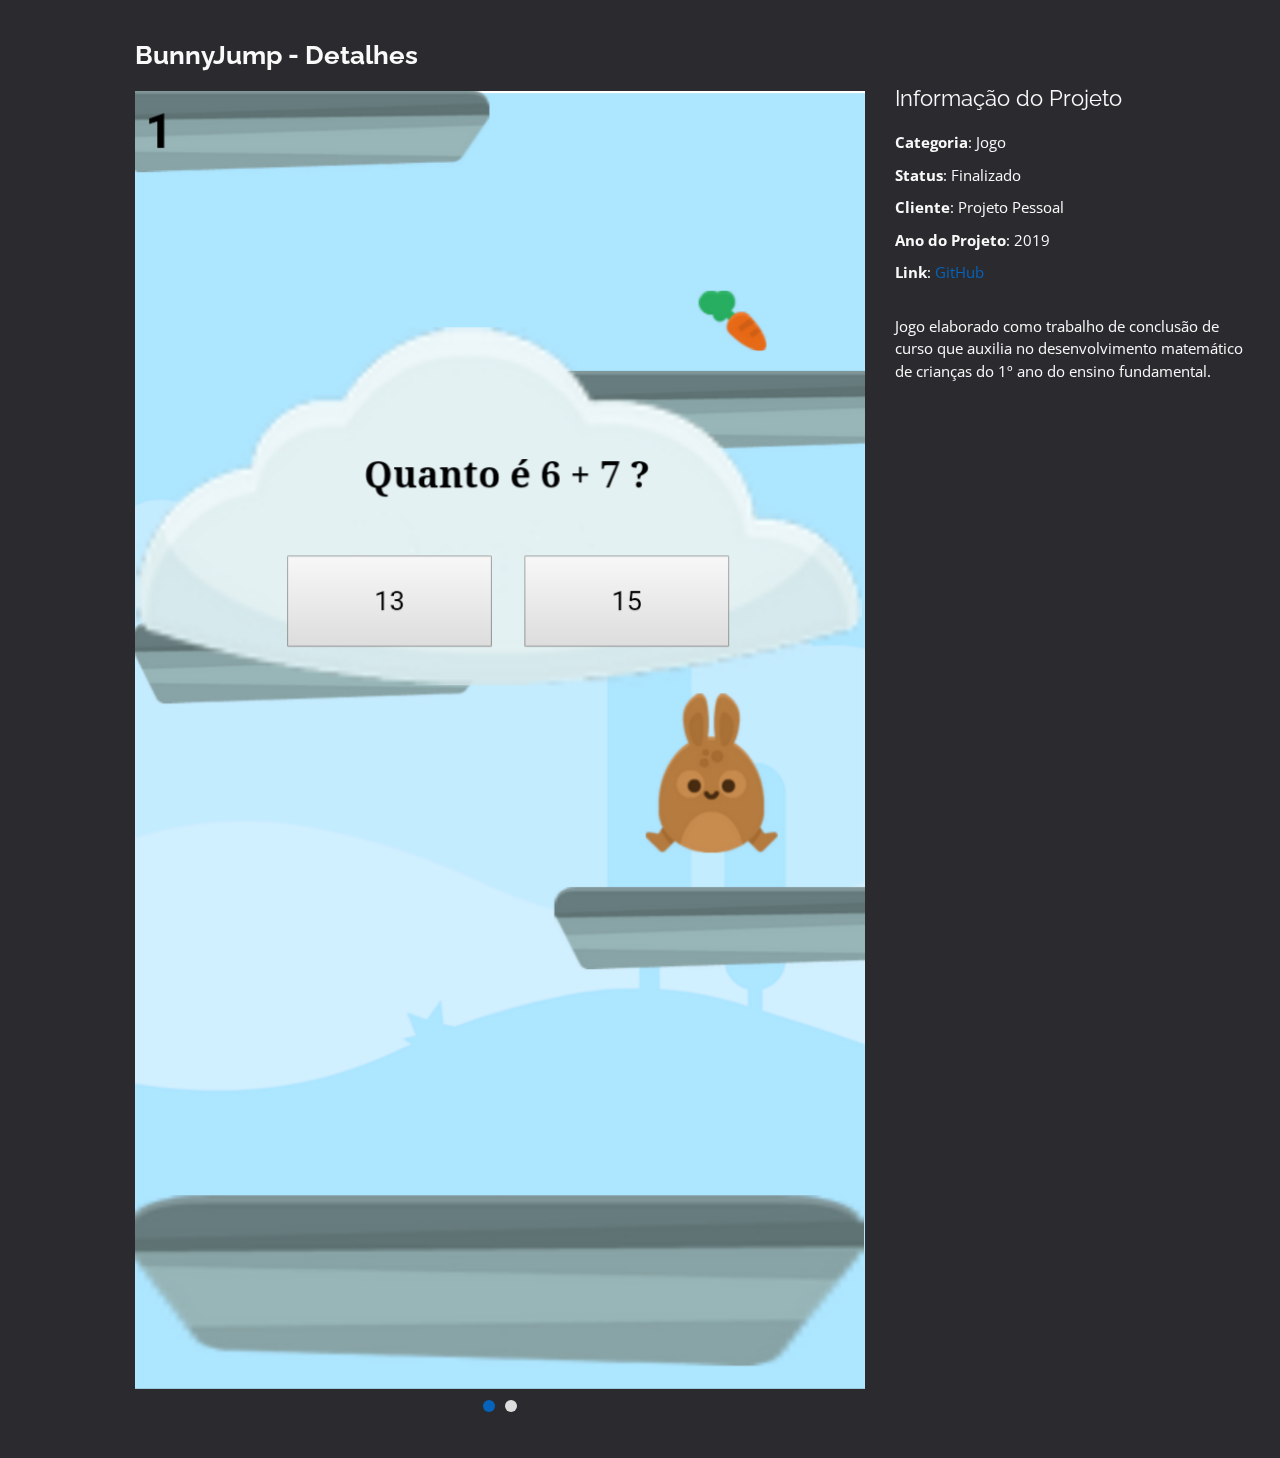
<file: bunnyjump-details.html>
<!DOCTYPE html>
<html lang="en">

<head>
  <meta charset="utf-8">
  <meta content="width=device-width, initial-scale=1.0" name="viewport">

  <title>BunnyJump Detalhes</title>
  <meta content="" name="descriptison">
  <meta content="" name="keywords">

  <!-- Favicons -->
  <link href="assets/img/favicon.png" rel="icon">
  <link href="assets/img/apple-touch-icon.png" rel="apple-touch-icon">

  <!-- Google Fonts -->
  <link href="https://fonts.googleapis.com/css?family=Open+Sans:300,300i,400,400i,600,600i,700,700i|Raleway:300,300i,400,400i,500,500i,600,600i,700,700i|Poppins:300,300i,400,400i,500,500i,600,600i,700,700i" rel="stylesheet">

  <!-- Vendor CSS Files -->
  <link href="assets/vendor/bootstrap/css/bootstrap.min.css" rel="stylesheet">
  <link href="assets/vendor/icofont/icofont.min.css" rel="stylesheet">
  <link href="assets/vendor/boxicons/css/boxicons.min.css" rel="stylesheet">
  <link href="assets/vendor/venobox/venobox.css" rel="stylesheet">
  <link href="assets/vendor/owl.carousel/assets/owl.carousel.min.css" rel="stylesheet">
  <link href="assets/vendor/aos/aos.css" rel="stylesheet">

  <!-- Template Main CSS File -->
  <link href="assets/css/style.css" rel="stylesheet">

  <!-- =======================================================
  * Template Name: MyResume - v2.1.0
  * Template URL: https://bootstrapmade.com/free-html-bootstrap-template-my-resume/
  * Author: BootstrapMade.com
  * License: https://bootstrapmade.com/license/
  ======================================================== -->
</head>

<body>

  <main id="main">

    <!-- ======= Portfolio Details ======= -->
    <section id="portfolio-details" class="portfolio-details">
      <div class="container" data-aos="fade-up">

        <div class="row">

          <div class="col-lg-8">
            <h2 class="portfolio-title">BunnyJump - Detalhes</h2>
            <div class="owl-carousel portfolio-details-carousel">
              <img src="assets/img/portfolio/portfolio-details-3.jpg" class="img-fluid" alt="">
              <img src="assets/img/portfolio/portfolio-details-4.jpg" class="img-fluid" alt="">
            </div>
          </div>

          <div class="col-lg-4 portfolio-info">
            <h3>Informação do Projeto</h3>
            <ul>
              <li><strong>Categoria</strong>: Jogo</li>
              <li><strong>Status</strong>: Finalizado</li>
              <li><strong>Cliente</strong>: Projeto Pessoal</li>
              <li><strong>Ano do Projeto</strong>: 2019</li>
              <li><strong>Link</strong>: <a href="https://github.com/lamjunioor/bunny-jump">GitHub</a></li>
            </ul>

            <p>
              Jogo elaborado como trabalho de conclusão de curso que auxilia no desenvolvimento matemático de crianças do 1º ano do ensino fundamental.
            </p>
          </div>

        </div>

      </div>
    </section><!-- End Portfolio Details -->

  </main><!-- End #main -->

  <a href="#" class="back-to-top"><i class="bx bx-up-arrow-alt"></i></a>
  <div id="preloader"></div>

  <!-- Vendor JS Files -->
  <script src="assets/vendor/jquery/jquery.min.js"></script>
  <script src="assets/vendor/bootstrap/js/bootstrap.bundle.min.js"></script>
  <script src="assets/vendor/jquery.easing/jquery.easing.min.js"></script>
  <script src="assets/vendor/php-email-form/validate.js"></script>
  <script src="assets/vendor/waypoints/jquery.waypoints.min.js"></script>
  <script src="assets/vendor/counterup/counterup.min.js"></script>
  <script src="assets/vendor/isotope-layout/isotope.pkgd.min.js"></script>
  <script src="assets/vendor/venobox/venobox.min.js"></script>
  <script src="assets/vendor/owl.carousel/owl.carousel.min.js"></script>
  <script src="assets/vendor/typed.js/typed.min.js"></script>
  <script src="assets/vendor/aos/aos.js"></script>

  <!-- Template Main JS File -->
  <script src="assets/js/main.js"></script>

</body>

</html>
</file>
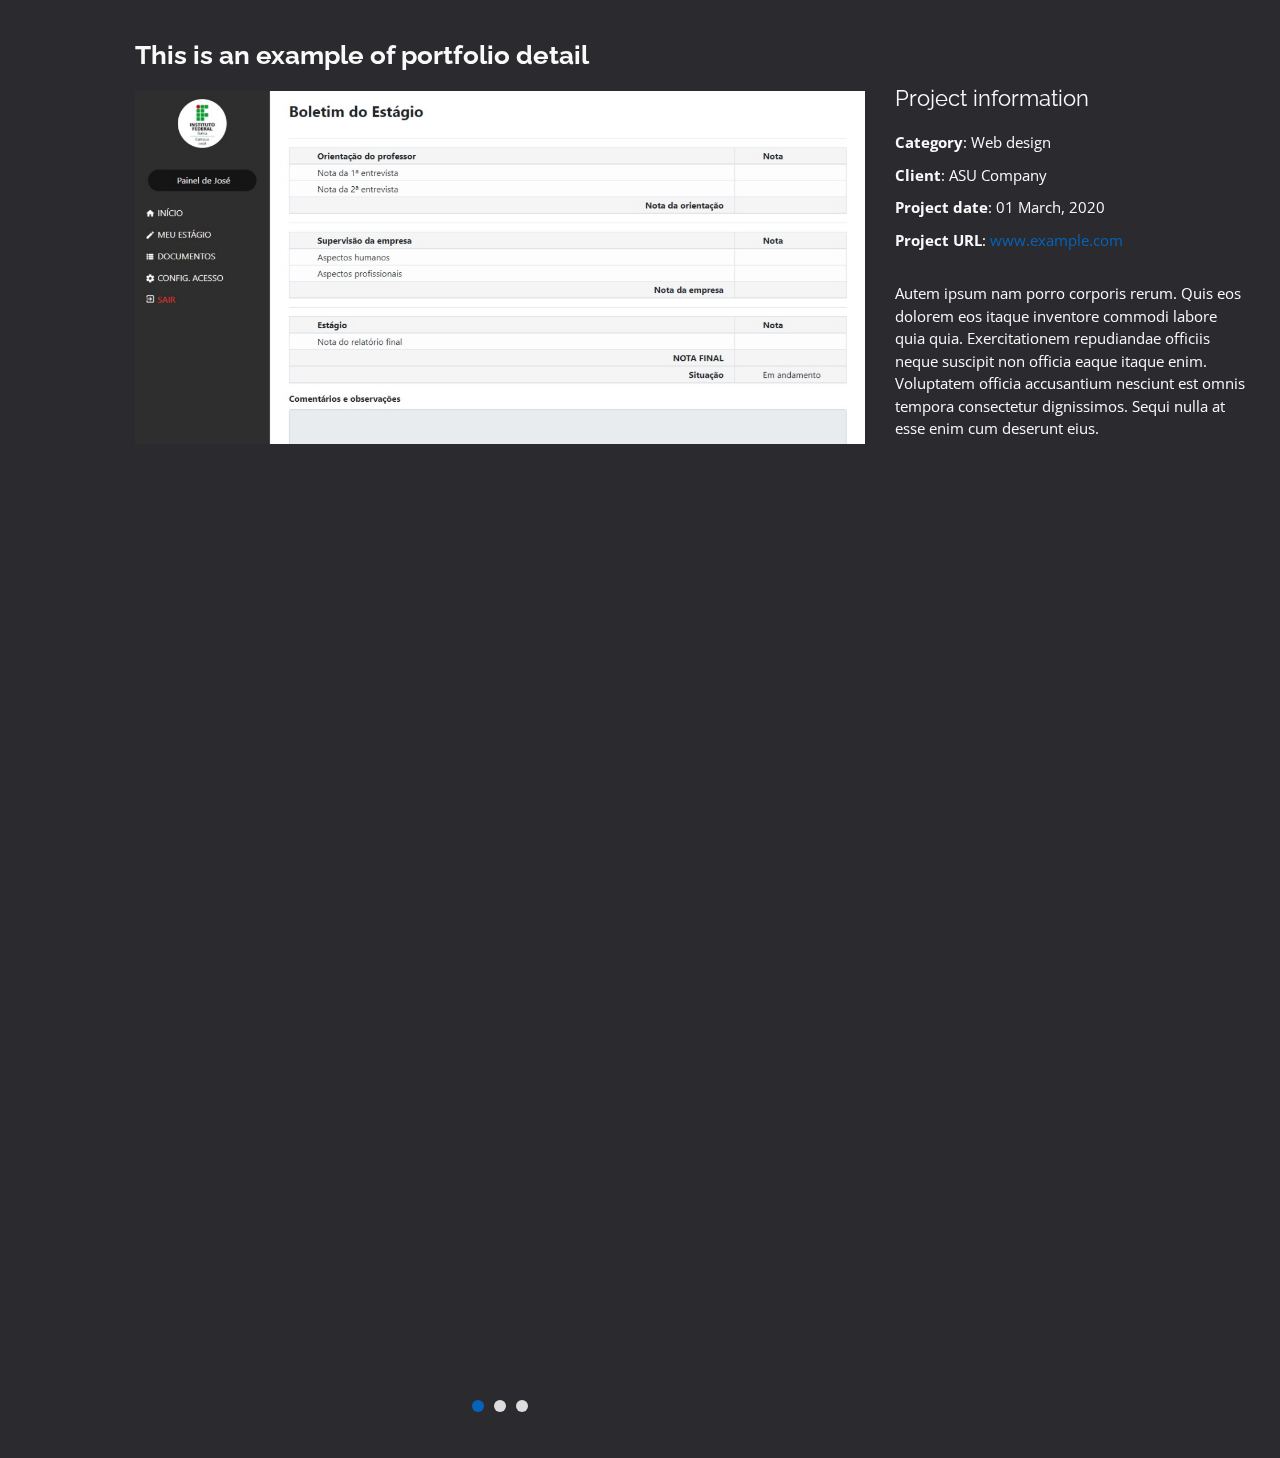
<file: portfolio-details.html>
<!DOCTYPE html>
<html lang="en">

<head>
  <meta charset="utf-8">
  <meta content="width=device-width, initial-scale=1.0" name="viewport">

  <title>Portfolio Details - Personal Bootstrap Template</title>
  <meta content="" name="descriptison">
  <meta content="" name="keywords">

  <!-- Favicons -->
  <link href="assets/img/favicon.png" rel="icon">
  <link href="assets/img/apple-touch-icon.png" rel="apple-touch-icon">

  <!-- Google Fonts -->
  <link href="https://fonts.googleapis.com/css?family=Open+Sans:300,300i,400,400i,600,600i,700,700i|Raleway:300,300i,400,400i,500,500i,600,600i,700,700i|Poppins:300,300i,400,400i,500,500i,600,600i,700,700i" rel="stylesheet">

  <!-- Vendor CSS Files -->
  <link href="assets/vendor/bootstrap/css/bootstrap.min.css" rel="stylesheet">
  <link href="assets/vendor/icofont/icofont.min.css" rel="stylesheet">
  <link href="assets/vendor/boxicons/css/boxicons.min.css" rel="stylesheet">
  <link href="assets/vendor/venobox/venobox.css" rel="stylesheet">
  <link href="assets/vendor/owl.carousel/assets/owl.carousel.min.css" rel="stylesheet">
  <link href="assets/vendor/aos/aos.css" rel="stylesheet">

  <!-- Template Main CSS File -->
  <link href="assets/css/style.css" rel="stylesheet">

  <!-- =======================================================
  * Template Name: MyResume - v2.1.0
  * Template URL: https://bootstrapmade.com/free-html-bootstrap-template-my-resume/
  * Author: BootstrapMade.com
  * License: https://bootstrapmade.com/license/
  ======================================================== -->
</head>

<body>

  <main id="main">

    <!-- ======= Portfolio Details ======= -->
    <section id="portfolio-details" class="portfolio-details">
      <div class="container" data-aos="fade-up">

        <div class="row">

          <div class="col-lg-8">
            <h2 class="portfolio-title">This is an example of portfolio detail</h2>
            <div class="owl-carousel portfolio-details-carousel">
              <img src="assets/img/portfolio/portfolio-details-1.jpg" class="img-fluid" alt="">
              <img src="assets/img/portfolio/portfolio-details-2.jpg" class="img-fluid" alt="">
              <img src="assets/img/portfolio/portfolio-details-3.jpg" class="img-fluid" alt="">
            </div>
          </div>

          <div class="col-lg-4 portfolio-info">
            <h3>Project information</h3>
            <ul>
              <li><strong>Category</strong>: Web design</li>
              <li><strong>Client</strong>: ASU Company</li>
              <li><strong>Project date</strong>: 01 March, 2020</li>
              <li><strong>Project URL</strong>: <a href="#">www.example.com</a></li>
            </ul>

            <p>
              Autem ipsum nam porro corporis rerum. Quis eos dolorem eos itaque inventore commodi labore quia quia. Exercitationem repudiandae officiis neque suscipit non officia eaque itaque enim. Voluptatem officia accusantium nesciunt est omnis tempora consectetur dignissimos. Sequi nulla at esse enim cum deserunt eius.
            </p>
          </div>

        </div>

      </div>
    </section><!-- End Portfolio Details -->

  </main><!-- End #main -->

  <a href="#" class="back-to-top"><i class="bx bx-up-arrow-alt"></i></a>
  <div id="preloader"></div>

  <!-- Vendor JS Files -->
  <script src="assets/vendor/jquery/jquery.min.js"></script>
  <script src="assets/vendor/bootstrap/js/bootstrap.bundle.min.js"></script>
  <script src="assets/vendor/jquery.easing/jquery.easing.min.js"></script>
  <script src="assets/vendor/php-email-form/validate.js"></script>
  <script src="assets/vendor/waypoints/jquery.waypoints.min.js"></script>
  <script src="assets/vendor/counterup/counterup.min.js"></script>
  <script src="assets/vendor/isotope-layout/isotope.pkgd.min.js"></script>
  <script src="assets/vendor/venobox/venobox.min.js"></script>
  <script src="assets/vendor/owl.carousel/owl.carousel.min.js"></script>
  <script src="assets/vendor/typed.js/typed.min.js"></script>
  <script src="assets/vendor/aos/aos.js"></script>

  <!-- Template Main JS File -->
  <script src="assets/js/main.js"></script>

</body>

</html>
</file>
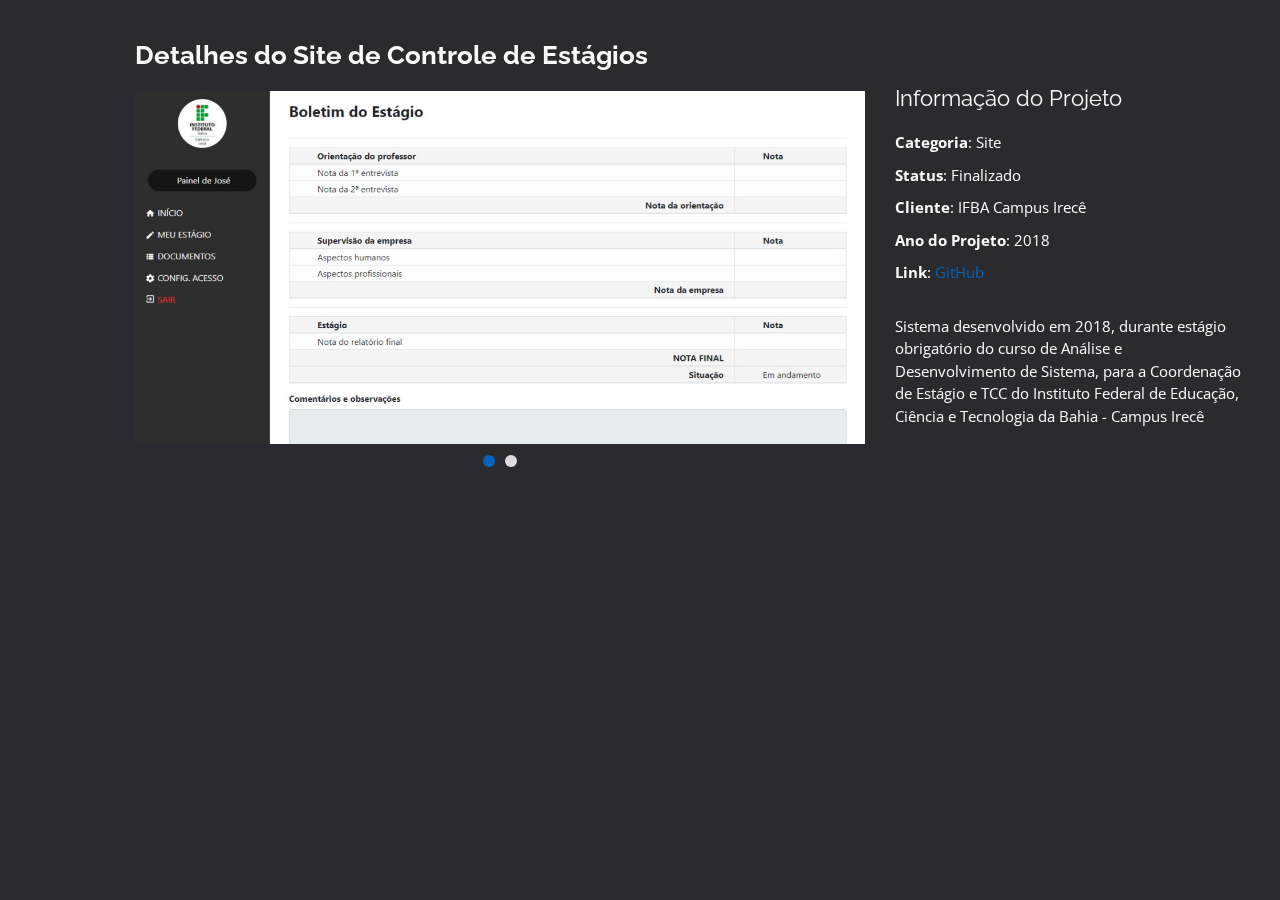
<file: siteestagio-details.html>
<!DOCTYPE html>
<html lang="en">

<head>
  <meta charset="utf-8">
  <meta content="width=device-width, initial-scale=1.0" name="viewport">

  <title>Site de Estagios - Detalhes</title>
  <meta content="" name="descriptison">
  <meta content="" name="keywords">

  <!-- Favicons -->
  <link href="assets/img/favicon.png" rel="icon">
  <link href="assets/img/apple-touch-icon.png" rel="apple-touch-icon">

  <!-- Google Fonts -->
  <link href="https://fonts.googleapis.com/css?family=Open+Sans:300,300i,400,400i,600,600i,700,700i|Raleway:300,300i,400,400i,500,500i,600,600i,700,700i|Poppins:300,300i,400,400i,500,500i,600,600i,700,700i" rel="stylesheet">

  <!-- Vendor CSS Files -->
  <link href="assets/vendor/bootstrap/css/bootstrap.min.css" rel="stylesheet">
  <link href="assets/vendor/icofont/icofont.min.css" rel="stylesheet">
  <link href="assets/vendor/boxicons/css/boxicons.min.css" rel="stylesheet">
  <link href="assets/vendor/venobox/venobox.css" rel="stylesheet">
  <link href="assets/vendor/owl.carousel/assets/owl.carousel.min.css" rel="stylesheet">
  <link href="assets/vendor/aos/aos.css" rel="stylesheet">

  <!-- Template Main CSS File -->
  <link href="assets/css/style.css" rel="stylesheet">

  <!-- =======================================================
  * Template Name: MyResume - v2.1.0
  * Template URL: https://bootstrapmade.com/free-html-bootstrap-template-my-resume/
  * Author: BootstrapMade.com
  * License: https://bootstrapmade.com/license/
  ======================================================== -->
</head>

<body>

  <main id="main">

    <!-- ======= Portfolio Details ======= -->
    <section id="portfolio-details" class="portfolio-details">
      <div class="container" data-aos="fade-up">

        <div class="row">

          <div class="col-lg-8">
            <h2 class="portfolio-title">Detalhes do Site de Controle de Estágios</h2>
            <div class="owl-carousel portfolio-details-carousel">
              <img src="assets/img/portfolio/portfolio-details-1.jpg" class="img-fluid" alt="">
              <img src="assets/img/portfolio/portfolio-details-2.jpg" class="img-fluid" alt="">
            </div>
          </div>

          <div class="col-lg-4 portfolio-info">
            <h3>Informação do Projeto</h3>
            <ul>
              <li><strong>Categoria</strong>: Site</li>
              <li><strong>Status</strong>: Finalizado</li>
              <li><strong>Cliente</strong>: IFBA Campus Irecê</li>
              <li><strong>Ano do Projeto</strong>: 2018</li>
              <li><strong>Link</strong>: <a href="https://github.com/lamjunioor/sistema-de-estagios">GitHub</a></li>
            </ul>

            <p>
              Sistema desenvolvido em 2018, durante estágio obrigatório do curso de Análise e Desenvolvimento de Sistema, para a Coordenação de Estágio e TCC do Instituto Federal de Educação, Ciência e Tecnologia da Bahia - Campus Irecê
            </p>
          </div>

        </div>

      </div>
    </section><!-- End Portfolio Details -->

  </main><!-- End #main -->

  <a href="#" class="back-to-top"><i class="bx bx-up-arrow-alt"></i></a>
  <div id="preloader"></div>

  <!-- Vendor JS Files -->
  <script src="assets/vendor/jquery/jquery.min.js"></script>
  <script src="assets/vendor/bootstrap/js/bootstrap.bundle.min.js"></script>
  <script src="assets/vendor/jquery.easing/jquery.easing.min.js"></script>
  <script src="assets/vendor/php-email-form/validate.js"></script>
  <script src="assets/vendor/waypoints/jquery.waypoints.min.js"></script>
  <script src="assets/vendor/counterup/counterup.min.js"></script>
  <script src="assets/vendor/isotope-layout/isotope.pkgd.min.js"></script>
  <script src="assets/vendor/venobox/venobox.min.js"></script>
  <script src="assets/vendor/owl.carousel/owl.carousel.min.js"></script>
  <script src="assets/vendor/typed.js/typed.min.js"></script>
  <script src="assets/vendor/aos/aos.js"></script>

  <!-- Template Main JS File -->
  <script src="assets/js/main.js"></script>

</body>

</html>
</file>
<file: assets/vendor/venobox/venobox.css>
/* ------ venobox.css --------*/
.vbox-overlay *, .vbox-overlay *:before, .vbox-overlay *:after{
    -webkit-backface-visibility: hidden;
    -webkit-box-sizing:border-box;
    -moz-box-sizing:border-box;
    box-sizing:border-box;
}
.vbox-overlay * { 
    -webkit-backface-visibility: visible;
    backface-visibility: visible;
}
.vbox-overlay{
    display: -webkit-flex;
    display: flex;
    -webkit-flex-direction: column;
    flex-direction: column;
    -webkit-justify-content: center;
    justify-content: center;
    -webkit-align-items: center;
    align-items: center;
    position: fixed;
    left: 0;
    top: 0;
    bottom: 0;
    right: 0;
    z-index: 999999;
}

/* ----- navigation ----- */
.vbox-title{
    width: 100%;
    height: 40px;
    float: left;
    text-align: center;
    line-height: 28px;
    font-size: 12px;
    padding: 6px 50px;
    overflow: hidden;
    position: fixed;
    display: none;
    left: 0;
    z-index: 89;
}
.vbox-close{
    cursor: pointer;
    position: fixed;
    top: -1px;
    right: 0;
    width: 50px;
    height: 40px;
    padding: 6px;
    display: block;
    background-position:10px center;
    overflow: hidden;
    font-size: 24px;
    line-height: 1;
    text-align: center;
    z-index: 99;
}
.vbox-left{
    cursor: pointer;
    position: fixed;
    left: 0;
    height: 40px;
    overflow: hidden;
    line-height: 28px;
    font-size: 12px;
    z-index: 99;
    display: flex;
    align-items:center;
}
.vbox-num{
    display: inline-block;
    margin: 6px 0 6px 15px;
}
/* ----- Social share ----- */
.vbox-share{
    line-height: 28px;
    font-size: 12px;
    overflow: hidden;
    position: fixed;
    left: 0;
    z-index: 98;
    display: flex;
    align-items:center;
    justify-content: center;
    width: 100%;
    text-align: center;
}
.vbox-share svg{
    max-height: 28px;
    width: 28px;
    z-index: 10;
    margin-left: 12px;
    margin-top: 6px;
    margin-bottom: 6px;
    vertical-align: middle;
}


/* ----- navigation ARROWS ----- */
.vbox-next, .vbox-prev{
    position: fixed;
    top: 50%;
    margin-top: -15px;
    overflow: hidden;
    cursor: pointer;
    display: block;
    width: 45px;
    height: 45px;
    z-index: 99;
}
.vbox-next span, .vbox-prev span{
    position: relative;
    width: 20px;
    height: 20px;
    border: 2px solid transparent;
    border-top-color: #B6B6B6;
    border-right-color: #B6B6B6;
    text-indent: -100px;
    position: absolute;
    top: 8px;
    display: block;
}
.vbox-prev{
    left: 15px;
}
.vbox-next{
    right: 15px;
}
.vbox-prev span{
    left: 10px;
    -ms-transform: rotate(-135deg);
    -webkit-transform: rotate(-135deg);
    transform: rotate(-135deg);
}
.vbox-next span{
    -ms-transform: rotate(45deg);
    -webkit-transform: rotate(45deg);
    transform: rotate(45deg);
    right: 10px;
}
/* ------- inline window ------ */
.vbox-inline{
    width: 420px;
    height: 315px;
    height: 70vh;
    padding: 10px;
    background: #fff;
    margin: 0 auto;
    overflow: auto;
    text-align: left;
}
/* ------- Video & iFrames window ------ */
.venoframe{
    max-width: 100%;
    width: 100%;
    border: none;
    width: 100%;
    height: 260px;
    height: 70vh;
}
.venoframe.vbvid{
    height: 260px;
}
@media (min-width: 768px) {
    .venoframe, .vbox-inline{
        width: 90%;
        height: 360px;
        height: 70vh;
    }
    .venoframe.vbvid{
        width: 640px;
        height: 360px;
    }
}
@media (min-width: 992px) {
    .venoframe, .vbox-inline{
        max-width: 1200px;
        width: 80%;
        height: 540px;
        height: 70vh;
    }
    .venoframe.vbvid{
        width: 960px;
        height: 540px;
    }
}
/* 
Please do NOT edit this part! 
or at least read this note: http://i.imgur.com/7C0ws9e.gif
*/
.vbox-open{
    overflow: hidden;
}
.vbox-container{
    position: absolute;
    left: 0;
    right: 0;
    top: 0;
    bottom: 0;
    overflow-x: hidden;
    overflow-y: scroll;
    overflow-scrolling: touch;
    -webkit-overflow-scrolling: touch;
    z-index: 20;
    max-height: 100%;

}

.vbox-content{
    text-align: center;
    float: left;
    width: 100%;
    position: relative;
    overflow: hidden;
    padding: 20px 4%;
}
.vbox-container img{
    max-width: 100%;
    height: auto;
}
.vbox-figlio{
    box-shadow: 0 0 12px rgba(0,0,0,0.19), 0 6px 6px rgba(0,0,0,0.23);
    max-width: 100%;
    text-align: initial;
}
img.vbox-figlio{
    -webkit-user-select: none;
-khtml-user-select: none;
-moz-user-select: none;
-o-user-select: none;
user-select: none;
}
.vbox-content.swipe-left{
    margin-left: -200px !important;
}
.vbox-content.swipe-right{
    margin-left: 200px !important;
}
.vbox-animated{
    webkit-transition: margin 300ms ease-out;
    transition: margin 300ms ease-out;
}

/* ---------- preloader ----------
 * SPINKIT 
 * http://tobiasahlin.com/spinkit/
-------------------------------- */
.sk-double-bounce,.sk-rotating-plane{width:40px;height:40px;margin:40px auto}.sk-rotating-plane{background-color:#333;-webkit-animation:sk-rotatePlane 1.2s infinite ease-in-out;animation:sk-rotatePlane 1.2s infinite ease-in-out}@-webkit-keyframes sk-rotatePlane{0%{-webkit-transform:perspective(120px) rotateX(0) rotateY(0);transform:perspective(120px) rotateX(0) rotateY(0)}50%{-webkit-transform:perspective(120px) rotateX(-180.1deg) rotateY(0);transform:perspective(120px) rotateX(-180.1deg) rotateY(0)}100%{-webkit-transform:perspective(120px) rotateX(-180deg) rotateY(-179.9deg);transform:perspective(120px) rotateX(-180deg) rotateY(-179.9deg)}}@keyframes sk-rotatePlane{0%{-webkit-transform:perspective(120px) rotateX(0) rotateY(0);transform:perspective(120px) rotateX(0) rotateY(0)}50%{-webkit-transform:perspective(120px) rotateX(-180.1deg) rotateY(0);transform:perspective(120px) rotateX(-180.1deg) rotateY(0)}100%{-webkit-transform:perspective(120px) rotateX(-180deg) rotateY(-179.9deg);transform:perspective(120px) rotateX(-180deg) rotateY(-179.9deg)}}.sk-double-bounce{position:relative}.sk-double-bounce .sk-child{width:100%;height:100%;border-radius:50%;background-color:#333;opacity:.6;position:absolute;top:0;left:0;-webkit-animation:sk-doubleBounce 2s infinite ease-in-out;animation:sk-doubleBounce 2s infinite ease-in-out}.sk-chasing-dots .sk-child,.sk-spinner-pulse,.sk-three-bounce .sk-child{background-color:#333;border-radius:100%}.sk-double-bounce .sk-double-bounce2{-webkit-animation-delay:-1s;animation-delay:-1s}@-webkit-keyframes sk-doubleBounce{0%,100%{-webkit-transform:scale(0);transform:scale(0)}50%{-webkit-transform:scale(1);transform:scale(1)}}@keyframes sk-doubleBounce{0%,100%{-webkit-transform:scale(0);transform:scale(0)}50%{-webkit-transform:scale(1);transform:scale(1)}}.sk-wave{margin:40px auto;width:50px;height:40px;text-align:center;font-size:10px}.sk-wave .sk-rect{background-color:#333;height:100%;width:6px;display:inline-block;-webkit-animation:sk-waveStretchDelay 1.2s infinite ease-in-out;animation:sk-waveStretchDelay 1.2s infinite ease-in-out}.sk-wave .sk-rect1{-webkit-animation-delay:-1.2s;animation-delay:-1.2s}.sk-wave .sk-rect2{-webkit-animation-delay:-1.1s;animation-delay:-1.1s}.sk-wave .sk-rect3{-webkit-animation-delay:-1s;animation-delay:-1s}.sk-wave .sk-rect4{-webkit-animation-delay:-.9s;animation-delay:-.9s}.sk-wave .sk-rect5{-webkit-animation-delay:-.8s;animation-delay:-.8s}@-webkit-keyframes sk-waveStretchDelay{0%,100%,40%{-webkit-transform:scaleY(.4);transform:scaleY(.4)}20%{-webkit-transform:scaleY(1);transform:scaleY(1)}}@keyframes sk-waveStretchDelay{0%,100%,40%{-webkit-transform:scaleY(.4);transform:scaleY(.4)}20%{-webkit-transform:scaleY(1);transform:scaleY(1)}}.sk-wandering-cubes{margin:40px auto;width:40px;height:40px;position:relative}.sk-wandering-cubes .sk-cube{background-color:#333;width:10px;height:10px;position:absolute;top:0;left:0;-webkit-animation:sk-wanderingCube 1.8s ease-in-out -1.8s infinite both;animation:sk-wanderingCube 1.8s ease-in-out -1.8s infinite both}.sk-chasing-dots,.sk-spinner-pulse{width:40px;height:40px;margin:40px auto}.sk-wandering-cubes .sk-cube2{-webkit-animation-delay:-.9s;animation-delay:-.9s}@-webkit-keyframes sk-wanderingCube{0%{-webkit-transform:rotate(0);transform:rotate(0)}25%{-webkit-transform:translateX(30px) rotate(-90deg) scale(.5);transform:translateX(30px) rotate(-90deg) scale(.5)}50%{-webkit-transform:translateX(30px) translateY(30px) rotate(-179deg);transform:translateX(30px) translateY(30px) rotate(-179deg)}50.1%{-webkit-transform:translateX(30px) translateY(30px) rotate(-180deg);transform:translateX(30px) translateY(30px) rotate(-180deg)}75%{-webkit-transform:translateX(0) translateY(30px) rotate(-270deg) scale(.5);transform:translateX(0) translateY(30px) rotate(-270deg) scale(.5)}100%{-webkit-transform:rotate(-360deg);transform:rotate(-360deg)}}@keyframes sk-wanderingCube{0%{-webkit-transform:rotate(0);transform:rotate(0)}25%{-webkit-transform:translateX(30px) rotate(-90deg) scale(.5);transform:translateX(30px) rotate(-90deg) scale(.5)}50%{-webkit-transform:translateX(30px) translateY(30px) rotate(-179deg);transform:translateX(30px) translateY(30px) rotate(-179deg)}50.1%{-webkit-transform:translateX(30px) translateY(30px) rotate(-180deg);transform:translateX(30px) translateY(30px) rotate(-180deg)}75%{-webkit-transform:translateX(0) translateY(30px) rotate(-270deg) scale(.5);transform:translateX(0) translateY(30px) rotate(-270deg) scale(.5)}100%{-webkit-transform:rotate(-360deg);transform:rotate(-360deg)}}.sk-spinner-pulse{-webkit-animation:sk-pulseScaleOut 1s infinite ease-in-out;animation:sk-pulseScaleOut 1s infinite ease-in-out}@-webkit-keyframes sk-pulseScaleOut{0%{-webkit-transform:scale(0);transform:scale(0)}100%{-webkit-transform:scale(1);transform:scale(1);opacity:0}}@keyframes sk-pulseScaleOut{0%{-webkit-transform:scale(0);transform:scale(0)}100%{-webkit-transform:scale(1);transform:scale(1);opacity:0}}.sk-chasing-dots{position:relative;text-align:center;-webkit-animation:sk-chasingDotsRotate 2s infinite linear;animation:sk-chasingDotsRotate 2s infinite linear}.sk-chasing-dots .sk-child{width:60%;height:60%;display:inline-block;position:absolute;top:0;-webkit-animation:sk-chasingDotsBounce 2s infinite ease-in-out;animation:sk-chasingDotsBounce 2s infinite ease-in-out}.sk-chasing-dots .sk-dot2{top:auto;bottom:0;-webkit-animation-delay:-1s;animation-delay:-1s}@-webkit-keyframes sk-chasingDotsRotate{100%{-webkit-transform:rotate(360deg);transform:rotate(360deg)}}@keyframes sk-chasingDotsRotate{100%{-webkit-transform:rotate(360deg);transform:rotate(360deg)}}@-webkit-keyframes sk-chasingDotsBounce{0%,100%{-webkit-transform:scale(0);transform:scale(0)}50%{-webkit-transform:scale(1);transform:scale(1)}}@keyframes sk-chasingDotsBounce{0%,100%{-webkit-transform:scale(0);transform:scale(0)}50%{-webkit-transform:scale(1);transform:scale(1)}}.sk-three-bounce{margin:40px auto;width:80px;text-align:center}.sk-three-bounce .sk-child{width:20px;height:20px;display:inline-block;-webkit-animation:sk-three-bounce 1.4s ease-in-out 0s infinite both;animation:sk-three-bounce 1.4s ease-in-out 0s infinite both}.sk-circle .sk-child:before,.sk-fading-circle .sk-circle:before{display:block;border-radius:100%;content:'';background-color:#333}.sk-three-bounce .sk-bounce1{-webkit-animation-delay:-.32s;animation-delay:-.32s}.sk-three-bounce .sk-bounce2{-webkit-animation-delay:-.16s;animation-delay:-.16s}@-webkit-keyframes sk-three-bounce{0%,100%,80%{-webkit-transform:scale(0);transform:scale(0)}40%{-webkit-transform:scale(1);transform:scale(1)}}@keyframes sk-three-bounce{0%,100%,80%{-webkit-transform:scale(0);transform:scale(0)}40%{-webkit-transform:scale(1);transform:scale(1)}}.sk-circle{margin:40px auto;width:40px;height:40px;position:relative}.sk-circle .sk-child{width:100%;height:100%;position:absolute;left:0;top:0}.sk-circle .sk-child:before{margin:0 auto;width:15%;height:15%;-webkit-animation:sk-circleBounceDelay 1.2s infinite ease-in-out both;animation:sk-circleBounceDelay 1.2s infinite ease-in-out both}.sk-circle .sk-circle2{-webkit-transform:rotate(30deg);-ms-transform:rotate(30deg);transform:rotate(30deg)}.sk-circle .sk-circle3{-webkit-transform:rotate(60deg);-ms-transform:rotate(60deg);transform:rotate(60deg)}.sk-circle .sk-circle4{-webkit-transform:rotate(90deg);-ms-transform:rotate(90deg);transform:rotate(90deg)}.sk-circle .sk-circle5{-webkit-transform:rotate(120deg);-ms-transform:rotate(120deg);transform:rotate(120deg)}.sk-circle .sk-circle6{-webkit-transform:rotate(150deg);-ms-transform:rotate(150deg);transform:rotate(150deg)}.sk-circle .sk-circle7{-webkit-transform:rotate(180deg);-ms-transform:rotate(180deg);transform:rotate(180deg)}.sk-circle .sk-circle8{-webkit-transform:rotate(210deg);-ms-transform:rotate(210deg);transform:rotate(210deg)}.sk-circle .sk-circle9{-webkit-transform:rotate(240deg);-ms-transform:rotate(240deg);transform:rotate(240deg)}.sk-circle .sk-circle10{-webkit-transform:rotate(270deg);-ms-transform:rotate(270deg);transform:rotate(270deg)}.sk-circle .sk-circle11{-webkit-transform:rotate(300deg);-ms-transform:rotate(300deg);transform:rotate(300deg)}.sk-circle .sk-circle12{-webkit-transform:rotate(330deg);-ms-transform:rotate(330deg);transform:rotate(330deg)}.sk-circle .sk-circle2:before{-webkit-animation-delay:-1.1s;animation-delay:-1.1s}.sk-circle .sk-circle3:before{-webkit-animation-delay:-1s;animation-delay:-1s}.sk-circle .sk-circle4:before{-webkit-animation-delay:-.9s;animation-delay:-.9s}.sk-circle .sk-circle5:before{-webkit-animation-delay:-.8s;animation-delay:-.8s}.sk-circle .sk-circle6:before{-webkit-animation-delay:-.7s;animation-delay:-.7s}.sk-circle .sk-circle7:before{-webkit-animation-delay:-.6s;animation-delay:-.6s}.sk-circle .sk-circle8:before{-webkit-animation-delay:-.5s;animation-delay:-.5s}.sk-circle .sk-circle9:before{-webkit-animation-delay:-.4s;animation-delay:-.4s}.sk-circle .sk-circle10:before{-webkit-animation-delay:-.3s;animation-delay:-.3s}.sk-circle .sk-circle11:before{-webkit-animation-delay:-.2s;animation-delay:-.2s}.sk-circle .sk-circle12:before{-webkit-animation-delay:-.1s;animation-delay:-.1s}@-webkit-keyframes sk-circleBounceDelay{0%,100%,80%{-webkit-transform:scale(0);transform:scale(0)}40%{-webkit-transform:scale(1);transform:scale(1)}}@keyframes sk-circleBounceDelay{0%,100%,80%{-webkit-transform:scale(0);transform:scale(0)}40%{-webkit-transform:scale(1);transform:scale(1)}}.sk-cube-grid{width:40px;height:40px;margin:40px auto}.sk-cube-grid .sk-cube{width:33.33%;height:33.33%;background-color:#333;float:left;-webkit-animation:sk-cubeGridScaleDelay 1.3s infinite ease-in-out;animation:sk-cubeGridScaleDelay 1.3s infinite ease-in-out}.sk-cube-grid .sk-cube1{-webkit-animation-delay:.2s;animation-delay:.2s}.sk-cube-grid .sk-cube2{-webkit-animation-delay:.3s;animation-delay:.3s}.sk-cube-grid .sk-cube3{-webkit-animation-delay:.4s;animation-delay:.4s}.sk-cube-grid .sk-cube4{-webkit-animation-delay:.1s;animation-delay:.1s}.sk-cube-grid .sk-cube5{-webkit-animation-delay:.2s;animation-delay:.2s}.sk-cube-grid .sk-cube6{-webkit-animation-delay:.3s;animation-delay:.3s}.sk-cube-grid .sk-cube7{-webkit-animation-delay:0ms;animation-delay:0ms}.sk-cube-grid .sk-cube8{-webkit-animation-delay:.1s;animation-delay:.1s}.sk-cube-grid .sk-cube9{-webkit-animation-delay:.2s;animation-delay:.2s}@-webkit-keyframes sk-cubeGridScaleDelay{0%,100%,70%{-webkit-transform:scale3D(1,1,1);transform:scale3D(1,1,1)}35%{-webkit-transform:scale3D(0,0,1);transform:scale3D(0,0,1)}}@keyframes sk-cubeGridScaleDelay{0%,100%,70%{-webkit-transform:scale3D(1,1,1);transform:scale3D(1,1,1)}35%{-webkit-transform:scale3D(0,0,1);transform:scale3D(0,0,1)}}.sk-fading-circle{margin:40px auto;width:40px;height:40px;position:relative}.sk-fading-circle .sk-circle{width:100%;height:100%;position:absolute;left:0;top:0}.sk-fading-circle .sk-circle:before{margin:0 auto;width:15%;height:15%;-webkit-animation:sk-circleFadeDelay 1.2s infinite ease-in-out both;animation:sk-circleFadeDelay 1.2s infinite ease-in-out both}.sk-fading-circle .sk-circle2{-webkit-transform:rotate(30deg);-ms-transform:rotate(30deg);transform:rotate(30deg)}.sk-fading-circle .sk-circle3{-webkit-transform:rotate(60deg);-ms-transform:rotate(60deg);transform:rotate(60deg)}.sk-fading-circle .sk-circle4{-webkit-transform:rotate(90deg);-ms-transform:rotate(90deg);transform:rotate(90deg)}.sk-fading-circle .sk-circle5{-webkit-transform:rotate(120deg);-ms-transform:rotate(120deg);transform:rotate(120deg)}.sk-fading-circle .sk-circle6{-webkit-transform:rotate(150deg);-ms-transform:rotate(150deg);transform:rotate(150deg)}.sk-fading-circle .sk-circle7{-webkit-transform:rotate(180deg);-ms-transform:rotate(180deg);transform:rotate(180deg)}.sk-fading-circle .sk-circle8{-webkit-transform:rotate(210deg);-ms-transform:rotate(210deg);transform:rotate(210deg)}.sk-fading-circle .sk-circle9{-webkit-transform:rotate(240deg);-ms-transform:rotate(240deg);transform:rotate(240deg)}.sk-fading-circle .sk-circle10{-webkit-transform:rotate(270deg);-ms-transform:rotate(270deg);transform:rotate(270deg)}.sk-fading-circle .sk-circle11{-webkit-transform:rotate(300deg);-ms-transform:rotate(300deg);transform:rotate(300deg)}.sk-fading-circle .sk-circle12{-webkit-transform:rotate(330deg);-ms-transform:rotate(330deg);transform:rotate(330deg)}.sk-fading-circle .sk-circle2:before{-webkit-animation-delay:-1.1s;animation-delay:-1.1s}.sk-fading-circle .sk-circle3:before{-webkit-animation-delay:-1s;animation-delay:-1s}.sk-fading-circle .sk-circle4:before{-webkit-animation-delay:-.9s;animation-delay:-.9s}.sk-fading-circle .sk-circle5:before{-webkit-animation-delay:-.8s;animation-delay:-.8s}.sk-fading-circle .sk-circle6:before{-webkit-animation-delay:-.7s;animation-delay:-.7s}.sk-fading-circle .sk-circle7:before{-webkit-animation-delay:-.6s;animation-delay:-.6s}.sk-fading-circle .sk-circle8:before{-webkit-animation-delay:-.5s;animation-delay:-.5s}.sk-fading-circle .sk-circle9:before{-webkit-animation-delay:-.4s;animation-delay:-.4s}.sk-fading-circle .sk-circle10:before{-webkit-animation-delay:-.3s;animation-delay:-.3s}.sk-fading-circle .sk-circle11:before{-webkit-animation-delay:-.2s;animation-delay:-.2s}.sk-fading-circle .sk-circle12:before{-webkit-animation-delay:-.1s;animation-delay:-.1s}@-webkit-keyframes sk-circleFadeDelay{0%,100%,39%{opacity:0}40%{opacity:1}}@keyframes sk-circleFadeDelay{0%,100%,39%{opacity:0}40%{opacity:1}}.sk-folding-cube{margin:40px auto;width:40px;height:40px;position:relative;-webkit-transform:rotateZ(45deg);transform:rotateZ(45deg)}.sk-folding-cube .sk-cube{float:left;width:50%;height:50%;position:relative;-webkit-transform:scale(1.1);-ms-transform:scale(1.1);transform:scale(1.1)}.sk-folding-cube .sk-cube:before{content:'';position:absolute;top:0;left:0;width:100%;height:100%;background-color:#333;-webkit-animation:sk-foldCubeAngle 2.4s infinite linear both;animation:sk-foldCubeAngle 2.4s infinite linear both;-webkit-transform-origin:100% 100%;-ms-transform-origin:100% 100%;transform-origin:100% 100%}.sk-folding-cube .sk-cube2{-webkit-transform:scale(1.1) rotateZ(90deg);transform:scale(1.1) rotateZ(90deg)}.sk-folding-cube .sk-cube3{-webkit-transform:scale(1.1) rotateZ(180deg);transform:scale(1.1) rotateZ(180deg)}.sk-folding-cube .sk-cube4{-webkit-transform:scale(1.1) rotateZ(270deg);transform:scale(1.1) rotateZ(270deg)}.sk-folding-cube .sk-cube2:before{-webkit-animation-delay:.3s;animation-delay:.3s}.sk-folding-cube .sk-cube3:before{-webkit-animation-delay:.6s;animation-delay:.6s}.sk-folding-cube .sk-cube4:before{-webkit-animation-delay:.9s;animation-delay:.9s}@-webkit-keyframes sk-foldCubeAngle{0%,10%{-webkit-transform:perspective(140px) rotateX(-180deg);transform:perspective(140px) rotateX(-180deg);opacity:0}25%,75%{-webkit-transform:perspective(140px) rotateX(0);transform:perspective(140px) rotateX(0);opacity:1}100%,90%{-webkit-transform:perspective(140px) rotateY(180deg);transform:perspective(140px) rotateY(180deg);opacity:0}}@keyframes sk-foldCubeAngle{0%,10%{-webkit-transform:perspective(140px) rotateX(-180deg);transform:perspective(140px) rotateX(-180deg);opacity:0}25%,75%{-webkit-transform:perspective(140px) rotateX(0);transform:perspective(140px) rotateX(0);opacity:1}100%,90%{-webkit-transform:perspective(140px) rotateY(180deg);transform:perspective(140px) rotateY(180deg);opacity:0}}
</file>
<file: assets/css/style.css>
/**
* Template Name: MyResume - v2.1.0
* Template URL: https://bootstrapmade.com/free-html-bootstrap-template-my-resume/
* Author: BootstrapMade.com
* License: https://bootstrapmade.com/license/
*/

/*--------------------------------------------------------------
# General
--------------------------------------------------------------*/
body {
  font-family: "Open Sans", sans-serif;
  color:#f9f9f9;
  background-color: #2b2b2f;
}

a {
  color: #0563bb;
}

a:hover {
  color: #067ded;
  text-decoration: none;
}

h1, h2, h3, h4, h5, h6 {
  font-family: "Raleway", sans-serif;
}

/*--------------------------------------------------------------
# Back to top button
--------------------------------------------------------------*/
.back-to-top {
  position: fixed;
  display: none;
  width: 40px;
  height: 40px;
  border-radius: 50px;
  right: 15px;
  bottom: 15px;
  background: #0563bb;
  color: #2b2b2f;
  transition: display 0.5s ease-in-out;
  z-index: 99999;
}

.back-to-top i {
  font-size: 24px;
  position: absolute;
  top: 7px;
  left: 8px;
}

.back-to-top:hover {
  color: #2b2b2f;
  background: #0678e3;
  transition: background 0.2s ease-in-out;
}

/*--------------------------------------------------------------
# Preloader
--------------------------------------------------------------*/
#preloader {
  position: fixed;
  top: 0;
  left: 0;
  right: 0;
  bottom: 0;
  z-index: 9999;
  overflow: hidden;
  background: #2b2b2f;
}

#preloader:before {
  content: "";
  position: fixed;
  top: calc(50% - 30px);
  left: calc(50% - 30px);
  border: 6px solid #0563bb;
  border-top-color: #2b2b2f;
  border-bottom-color: #2b2b2f;
  border-radius: 50%;
  width: 60px;
  height: 60px;
  -webkit-animation: animate-preloader 1s linear infinite;
  animation: animate-preloader 1s linear infinite;
}

@-webkit-keyframes animate-preloader {
  0% {
    transform: rotate(0deg);
  }
  100% {
    transform: rotate(360deg);
  }
}

@keyframes animate-preloader {
  0% {
    transform: rotate(0deg);
  }
  100% {
    transform: rotate(360deg);
  }
}

/*--------------------------------------------------------------
# Disable aos animation delay on mobile devices
--------------------------------------------------------------*/
@media screen and (max-width: 768px) {
  [data-aos-delay] {
    transition-delay: 0 !important;
  }
}

/*--------------------------------------------------------------
# Header
--------------------------------------------------------------*/
#header {
  position: fixed;
  top: 0;
  left: 0;
  bottom: 0;
  z-index: 9997;
  transition: all 0.5s;
  padding: 15px;
  overflow-y: auto;
}

@media (max-width: 992px) {
  #header {
    width: 300px;
    background: #2b2b2f;
    border-right: 1px solid #e6e9ec;
    left: -300px;
  }
}

@media (min-width: 992px) {
  #main {
    margin-left: 100px;
  }
}

/*--------------------------------------------------------------
# Navigation Menu
--------------------------------------------------------------*/
/* Desktop Navigation */
.nav-menu * {
  margin: 0;
  padding: 0;
  list-style: none;
}

.nav-menu > ul > li {
  position: relative;
  white-space: nowrap;
}

.nav-menu a {
  display: flex;
  align-items: center;
  color: #2b2b2f;
  padding: 10px 18px;
  margin-bottom: 8px;
  transition: 0.3s;
  font-size: 15px;
  border-radius: 50px;
  background: #fefeff;
  height: 56px;
  width: 100%;
  overflow: hidden;
  transition: 0.3s;
}

.nav-menu a i {
  font-size: 20px;
}

.nav-menu a span {
  padding: 0 5px 0 7px;
  color: #2b2b2f;
}

@media (min-width: 992px) {
  .nav-menu a {
    width: 56px;
  }
  .nav-menu a span {
    display: none;
    color: #2b2b2f;
  }
}

.nav-menu a:hover, .nav-menu .active > a, .nav-menu li:hover > a {
  color: #ffffff;
  background: #0563bb;
}

.nav-menu a:hover span, .nav-menu .active > a span, .nav-menu li:hover > a span {
  color: #ffffff;
}

.nav-menu a:hover, .nav-menu li:hover > a {
  width: 100%;
  color: #ffffff;
}

.nav-menu a:hover span, .nav-menu li:hover > a span {
  display: block;
}

/* Mobile Navigation */
.mobile-nav-toggle {
  position: fixed;
  right: 15px;
  top: 15px;
  z-index: 9998;
  border: 0;
  background: none;
  font-size: 24px;
  transition: all 0.4s;
  outline: none !important;
  line-height: 1;
  cursor: pointer;
  text-align: right;
}

.mobile-nav-toggle i {
  color: #fefeff;
}

.mobile-nav-active {
  overflow: hidden;
}

.mobile-nav-active #header {
  left: 0;
}

.mobile-nav-active .mobile-nav-toggle i {
  color: #0563bb;
}

/*--------------------------------------------------------------
# Hero Section
--------------------------------------------------------------*/
#hero {
  width: 100%;
  height: 100vh;
  background: url("../img/hero-bg.jpg") top right no-repeat;
  background-size: cover;
  position: relative;
}

@media (min-width: 992px) {
  #hero {
    padding-left: 160px;
  }
}

#hero:before {
  content: "";
  background: rgb(45 43 43 / 95%);
  position: absolute;
  bottom: 0;
  top: 0;
  left: 0;
  right: 0;
}

#hero h1 {
  margin: 0;
  font-size: 64px;
  font-weight: 700;
  line-height: 56px;
  color: #fefeff;
}

#hero p {
  color: #fefeff;
  margin: 15px 0 0 0;
  font-size: 26px;
  font-family: "Poppins", sans-serif;
}

#hero p span {
  color: #0563bb;
  letter-spacing: 1px;
}

#hero .social-links {
  margin-top: 30px;
}

#hero .social-links a {
  font-size: 24px;
  display: inline-block;
  color: #fefeff;
  line-height: 1;
  margin-right: 20px;
  transition: 0.3s;
}

#hero .social-links a:hover {
  color: #0563bb;
}

@media (max-width: 992px) {
  #hero {
    text-align: center;
  }
  #hero h1 {
    font-size: 32px;
    line-height: 36px;
  }
  #hero p {
    margin-top: 10px;
    font-size: 20px;
    line-height: 24px;
  }
}

/*--------------------------------------------------------------
# Sections General
--------------------------------------------------------------*/
section {
  padding: 60px 0;
  overflow: hidden;
}

.section-title {
  text-align: center;
  padding-bottom: 30px;
}

.section-title h2 {
  font-size: 32px;
  font-weight: bold;
  text-transform: uppercase;
  margin-bottom: 20px;
  padding-bottom: 20px;
  position: relative;
  color: #fefeff;
}

.section-title h2::before {
  content: '';
  position: absolute;
  display: block;
  width: 120px;
  height: 1px;
  background: #ddd;
  bottom: 1px;
  left: calc(50% - 60px);
}

.section-title h2::after {
  content: '';
  position: absolute;
  display: block;
  width: 40px;
  height: 3px;
  background: #0563bb;
  bottom: 0;
  left: calc(50% - 20px);
}

.section-title p {
  margin-bottom: 0;
}

/*--------------------------------------------------------------
# About
--------------------------------------------------------------*/
.about .content h3 {
  font-weight: 700;
  font-size: 26px;
  color: #0563bb;
}

.about .content ul {
  list-style: none;
  padding: 0;
}

.about .content ul li {
  padding-bottom: 10px;
}

.about .content ul i {
  font-size: 20px;
  padding-right: 2px;
  color: #0563bb;
}

.about .content p:last-child {
  margin-bottom: 0;
}

/*--------------------------------------------------------------
# Facts
--------------------------------------------------------------*/
.facts .count-box {
  padding: 30px 30px 25px 30px;
  margin-top: 30px;
  width: 100%;
  position: relative;
  text-align: center;
  background: #2b2b2f;
}

.facts .count-box i {
  position: absolute;
  top: -25px;
  left: 50%;
  transform: translateX(-50%);
  font-size: 24px;
  background: #0563bb;
  padding: 12px;
  color: #2b2b2f;
  border-radius: 50px;
}

.facts .count-box span {
  font-size: 36px;
  display: block;
  font-weight: 600;
  color: #011426;
}

.facts .count-box p {
  padding: 0;
  margin: 0;
  font-family: "Raleway", sans-serif;
  font-size: 14px;
}

/*--------------------------------------------------------------
# Akills
--------------------------------------------------------------*/
.skills .progress {
  height: 50px;
  display: block;
  background: none;
}

.skills .progress .skill {
  padding: 10px 0;
  margin: 0 0 6px 0;
  text-transform: uppercase;
  display: block;
  font-weight: 600;
  font-family: "Poppins", sans-serif;
  color: #fefeff;
}

.skills .progress .skill .val {
  float: right;
  font-style: normal;
}

.skills .progress-bar-wrap {
  background: #2b2b2f;
}

.skills .progress-bar {
  width: 1px;
  height: 10px;
  transition: .9s;
  background-color: #0563bb;
}

/*--------------------------------------------------------------
# Resume
--------------------------------------------------------------*/
.resume .resume-title {
  font-size: 26px;
  font-weight: 700;
  margin-top: 20px;
  margin-bottom: 20px;
  color: #fefeff;
}

.resume .resume-item {
  padding: 0 0 20px 20px;
  margin-top: -2px;
  border-left: 2px solid #0563bb;
  position: relative;
}

.resume .resume-item h4 {
  line-height: 18px;
  font-size: 18px;
  font-weight: 600;
  text-transform: uppercase;
  font-family: "Poppins", sans-serif;
  color: #0563bb;
  margin-bottom: 10px;
}

.resume .resume-item h5 {
  font-size: 16px;
  background: #0b5aa5;
  padding: 5px 15px;
  display: inline-block;
  font-weight: 600;
  margin-bottom: 10px;
}

.resume .resume-item ul {
  padding-left: 20px;
}

.resume .resume-item ul li {
  padding-bottom: 10px;
}

.resume .resume-item:last-child {
  padding-bottom: 0;
}

.resume .resume-item::before {
  content: "";
  position: absolute;
  width: 16px;
  height: 16px;
  border-radius: 50px;
  left: -9px;
  top: 0;
  background: #2b2b2f;
  border: 2px solid #0563bb;
}

/*--------------------------------------------------------------
# Portfolio
--------------------------------------------------------------*/
.portfolio .portfolio-item {
  margin-bottom: 30px;
}

.portfolio #portfolio-flters {
  padding: 0;
  margin: 0 auto 25px auto;
  list-style: none;
  text-align: center;
  background: #ffffff;
  border-radius: 50px;
  padding: 2px 15px;
}

.portfolio #portfolio-flters li {
  cursor: pointer;
  display: inline-block;
  padding: 10px 15px;
  font-size: 14px;
  font-weight: 600;
  line-height: 1;
  text-transform: uppercase;
  color: #272829;
  margin-bottom: 5px;
  transition: all 0.3s ease-in-out;
}

.portfolio #portfolio-flters li:hover, .portfolio #portfolio-flters li.filter-active {
  color: #0563bb;
}

.portfolio #portfolio-flters li:last-child {
  margin-right: 0;
}

.portfolio .portfolio-wrap {
  transition: 0.3s;
  position: relative;
  overflow: hidden;
  z-index: 1;
  background: rgba(69, 80, 91, 0.8);
}

.portfolio .portfolio-wrap::before {
  content: "";
  background: rgb(11, 90, 165, 0.68);
  position: absolute;
  left: 30px;
  right: 30px;
  top: 30px;
  bottom: 30px;
  transition: all ease-in-out 0.3s;
  z-index: 2;
  opacity: 0;
}

.portfolio .portfolio-wrap .portfolio-info {
  opacity: 0;
  position: absolute;
  top: 0;
  left: 0;
  right: 0;
  bottom: 0;
  text-align: center;
  z-index: 3;
  transition: all ease-in-out 0.3s;
  display: flex;
  flex-direction: column;
  justify-content: center;
  align-items: center;
}

.portfolio .portfolio-wrap .portfolio-info::before {
  display: block;
  content: "";
  width: 48px;
  height: 48px;
  position: absolute;
  top: 35px;
  left: 35px;
  border-top: 3px solid #d7dce1;
  border-left: 3px solid #d7dce1;
  transition: all 0.5s ease 0s;
  z-index: 9994;
}

.portfolio .portfolio-wrap .portfolio-info::after {
  display: block;
  content: "";
  width: 48px;
  height: 48px;
  position: absolute;
  bottom: 35px;
  right: 35px;
  border-bottom: 3px solid #d7dce1;
  border-right: 3px solid #d7dce1;
  transition: all 0.5s ease 0s;
  z-index: 9994;
}

.portfolio .portfolio-wrap .portfolio-info h4 {
  font-size: 20px;
  color: #fefeff;
  font-weight: 600;
}

.portfolio .portfolio-wrap .portfolio-info p {
  color: #fefeff;
  font-size: 14px;
  text-transform: uppercase;
  padding: 0;
  margin: 0;
}

.portfolio .portfolio-wrap .portfolio-links {
  text-align: center;
  z-index: 4;
}

.portfolio .portfolio-wrap .portfolio-links a {
  color: #fefeff;
  margin: 0 2px;
  font-size: 28px;
  display: inline-block;
  transition: 0.3s;
}

.portfolio .portfolio-wrap .portfolio-links a:hover {
  color: #148af9;
}

.portfolio .portfolio-wrap:hover::before {
  top: 0;
  left: 0;
  right: 0;
  bottom: 0;
  opacity: 1;
}

.portfolio .portfolio-wrap:hover .portfolio-info {
  opacity: 1;
}

.portfolio .portfolio-wrap:hover .portfolio-info::before {
  top: 15px;
  left: 15px;
}

.portfolio .portfolio-wrap:hover .portfolio-info::after {
  bottom: 15px;
  right: 15px;
}

/*--------------------------------------------------------------
# Services
--------------------------------------------------------------*/
.services .icon-box {
  text-align: center;
  padding: 70px 20px 80px 20px;
  transition: all ease-in-out 0.3s;
  background: #2b2b2f;
  box-shadow: 0px 5px 90px 0px rgba(110, 123, 131, 0.05);
}

.services .icon-box .icon {
  margin: 0 auto;
  width: 100px;
  height: 100px;
  display: flex;
  align-items: center;
  justify-content: center;
  transition: ease-in-out 0.3s;
  position: relative;
}

.services .icon-box .icon i {
  font-size: 36px;
  transition: 0.5s;
  position: relative;
}

.services .icon-box .icon svg {
  position: absolute;
  top: 0;
  left: 0;
}

.services .icon-box .icon svg path {
  transition: 0.5s;
  fill: #f5f5f5;
}

.services .icon-box h4 {
  font-weight: 600;
  margin: 10px 0 15px 0;
  font-size: 22px;
}

.services .icon-box h4 a {
  color: #fefeff;
  transition: ease-in-out 0.3s;
}

.services .icon-box p {
  line-height: 24px;
  font-size: 14px;
  margin-bottom: 0;
}

.services .icon-box:hover {
  border-color: #2b2b2f;
  box-shadow: 0px 0 35px 0 rgba(0, 0, 0, 0.08);
}

.services .iconbox-blue i {
  color: #47aeff;
}

.services .iconbox-blue:hover .icon i {
  color: #2b2b2f;
}

.services .iconbox-blue:hover .icon path {
  fill: #47aeff;
}

.services .iconbox-orange i {
  color: #ffa76e;
}

.services .iconbox-orange:hover .icon i {
  color: #2b2b2f;
}

.services .iconbox-orange:hover .icon path {
  fill: #ffa76e;
}

.services .iconbox-pink i {
  color: #e80368;
}

.services .iconbox-pink:hover .icon i {
  color: #2b2b2f;
}

.services .iconbox-pink:hover .icon path {
  fill: #e80368;
}

.services .iconbox-yellow i {
  color: #ffbb2c;
}

.services .iconbox-yellow:hover .icon i {
  color: #2b2b2f;
}

.services .iconbox-yellow:hover .icon path {
  fill: #ffbb2c;
}

.services .iconbox-red i {
  color: #ff5828;
}

.services .iconbox-red:hover .icon i {
  color: #2b2b2f;
}

.services .iconbox-red:hover .icon path {
  fill: #ff5828;
}

.services .iconbox-teal i {
  color: #11dbcf;
}

.services .iconbox-teal:hover .icon i {
  color: #2b2b2f;
}

.services .iconbox-teal:hover .icon path {
  fill: #11dbcf;
}

/*--------------------------------------------------------------
# Testimonials
--------------------------------------------------------------*/
.testimonials .section-header {
  margin-bottom: 40px;
}

.testimonials .testimonial-item {
  text-align: center;
}

.testimonials .testimonial-item .testimonial-img {
  width: 120px;
  border-radius: 50%;
  border: 4px solid #2b2b2f;
  margin: 0 auto;
}

.testimonials .testimonial-item h3 {
  font-size: 20px;
  font-weight: bold;
  margin: 10px 0 5px 0;
  color: #111;
}

.testimonials .testimonial-item h4 {
  font-size: 14px;
  color: #999;
  margin: 0 0 15px 0;
}

.testimonials .testimonial-item .quote-icon-left, .testimonials .testimonial-item .quote-icon-right {
  color: #90c8fc;
  font-size: 26px;
}

.testimonials .testimonial-item .quote-icon-left {
  display: inline-block;
  left: -5px;
  position: relative;
}

.testimonials .testimonial-item .quote-icon-right {
  display: inline-block;
  right: -5px;
  position: relative;
  top: 10px;
}

.testimonials .testimonial-item p {
  font-style: italic;
  margin: 0 auto 15px auto;
}

.testimonials .owl-nav, .testimonials .owl-dots {
  margin-top: 5px;
  text-align: center;
}

.testimonials .owl-dot {
  display: inline-block;
  margin: 0 5px;
  width: 12px;
  height: 12px;
  border-radius: 50%;
  background-color: #ddd !important;
}

.testimonials .owl-dot.active {
  background-color: #0563bb !important;
}

@media (min-width: 992px) {
  .testimonials .testimonial-item p {
    width: 80%;
  }
}

/*--------------------------------------------------------------
# Contact
--------------------------------------------------------------*/
.contact .info {
  width: 100%;
  background: #2b2b2f;
}

.contact .info i {
  font-size: 20px;
  color: #0563bb;
  float: left;
  width: 44px;
  height: 44px;
  background: #eef7ff;
  display: flex;
  justify-content: center;
  align-items: center;
  border-radius: 50px;
  transition: all 0.3s ease-in-out;
}

.contact .info h4 {
  padding: 0 0 0 60px;
  font-size: 22px;
  font-weight: 600;
  margin-bottom: 5px;
  color: #fff;
}

.contact .info p {
  padding: 0 0 0 60px;
  margin-bottom: 0;
  font-size: 14px;
  color: #007cf9;
}

.contact .info .email, .contact .info .phone {
  margin-top: 40px;
}

.contact .info .email:hover i, .contact .info .address:hover i, .contact .info .phone:hover i {
  background: #0563bb;
  color: #2b2b2f;
}

.contact .php-email-form {
  width: 100%;
  background: #2b2b2f;
}

.contact .php-email-form .form-group {
  padding-bottom: 8px;
}

.contact .php-email-form .validate {
  display: none;
  color: red;
  margin: 0 0 15px 0;
  font-weight: 400;
  font-size: 13px;
}

.contact .php-email-form .error-message {
  display: none;
  color: #2b2b2f;
  background: #ed3c0d;
  text-align: left;
  padding: 15px;
  font-weight: 600;
}

.contact .php-email-form .error-message br + br {
  margin-top: 25px;
}

.contact .php-email-form .sent-message {
  display: none;
  color: #2b2b2f;
  background: #18d26e;
  text-align: center;
  padding: 15px;
  font-weight: 600;
}

.contact .php-email-form .loading {
  display: none;
  background: #2b2b2f;
  text-align: center;
  padding: 15px;
}

.contact .php-email-form .loading:before {
  content: "";
  display: inline-block;
  border-radius: 50%;
  width: 24px;
  height: 24px;
  margin: 0 10px -6px 0;
  border: 3px solid #18d26e;
  border-top-color: #eee;
  -webkit-animation: animate-loading 1s linear infinite;
  animation: animate-loading 1s linear infinite;
}

.contact .php-email-form input, .contact .php-email-form textarea {
  border-radius: 4px;
  box-shadow: none;
  font-size: 14px;
}

.contact .php-email-form input {
  height: 44px;
}

.contact .php-email-form textarea {
  padding: 10px 12px;
}

.contact .php-email-form button[type="submit"] {
  background: #0563bb;
  border: 0;
  padding: 10px 35px;
  color: #2b2b2f;
  transition: 0.4s;
  border-radius: 50px;
}

.contact .php-email-form button[type="submit"]:hover {
  background: #0678e3;
}

@-webkit-keyframes animate-loading {
  0% {
    transform: rotate(0deg);
  }
  100% {
    transform: rotate(360deg);
  }
}

@keyframes animate-loading {
  0% {
    transform: rotate(0deg);
  }
  100% {
    transform: rotate(360deg);
  }
}

/*--------------------------------------------------------------
# Portfolio Details
--------------------------------------------------------------*/
.portfolio-details {
  padding: 40px 0;
}

.portfolio-details .portfolio-title {
  font-size: 26px;
  font-weight: 700;
  margin-bottom: 20px;
}

.portfolio-details .portfolio-details-carousel .owl-nav, .portfolio-details .portfolio-details-carousel .owl-dots {
  margin-top: 5px;
  text-align: center;
}

.portfolio-details .portfolio-details-carousel .owl-dot {
  display: inline-block;
  margin: 0 5px;
  width: 12px;
  height: 12px;
  border-radius: 50%;
  background-color: #ddd !important;
}

.portfolio-details .portfolio-details-carousel .owl-dot.active {
  background-color: #0563bb !important;
}

.portfolio-details .portfolio-info {
  padding-top: 45px;
}

.portfolio-details .portfolio-info h3 {
  font-size: 22px;
  font-weight: 400;
  margin-bottom: 20px;
}

.portfolio-details .portfolio-info ul {
  list-style: none;
  padding: 0;
  font-size: 15px;
}

.portfolio-details .portfolio-info ul li + li {
  margin-top: 10px;
}

.portfolio-details .portfolio-info p {
  font-size: 15px;
  padding: 15px 0 0 0;
}

@media (max-width: 992px) {
  .portfolio-details .portfolio-info {
    padding-top: 20px;
  }
}

/*--------------------------------------------------------------
# Footer
--------------------------------------------------------------*/
#footer {
  background: #042c54;
  color: #fefeff;
  font-size: 14px;
  text-align: center;
  padding: 30px 0;
}

#footer h3 {
  font-size: 36px;
  font-weight: 700;
  position: relative;
  font-family: "Poppins", sans-serif;
  padding: 0;
  margin: 0 0 15px 0;
}

#footer p {
  font-size: 15;
  font-style: italic;
  padding: 0;
  margin: 0 0 40px 0;
}

#footer .social-links {
  margin: 0 0 40px 0;
}

#footer .social-links a {
  font-size: 18px;
  display: inline-block;
  background: #0563bb;
  color: #2b2b2f;
  line-height: 1;
  padding: 8px 0;
  margin-right: 4px;
  border-radius: 50%;
  text-align: center;
  width: 36px;
  height: 36px;
  transition: 0.3s;
}

#footer .social-links a:hover {
  background: #0678e3;
  color: #2b2b2f;
  text-decoration: none;
}

#footer .copyright {
  margin: 0 0 5px 0;
}

#footer .credits {
  font-size: 13px;
}
</file>
